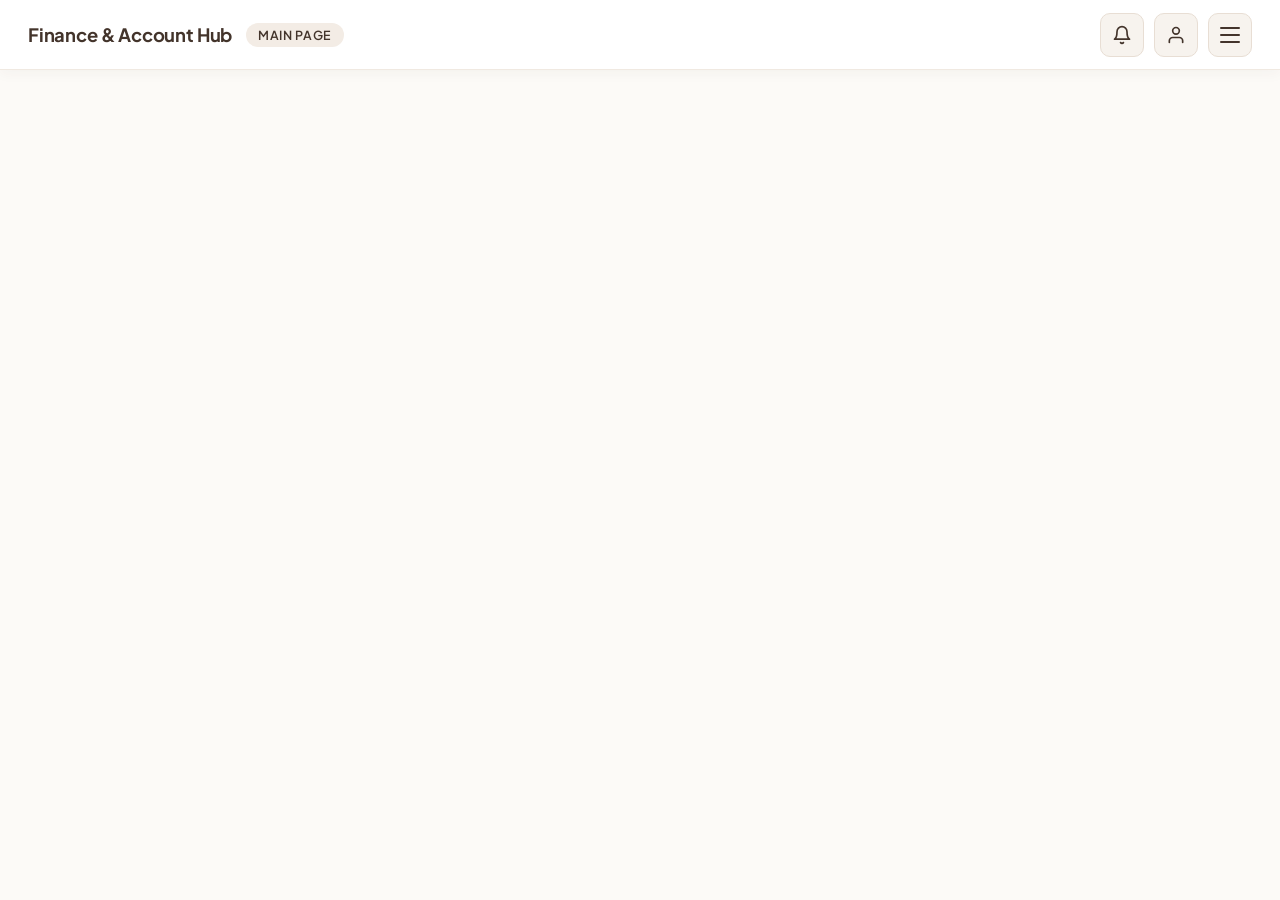
<file: index.html>
<!DOCTYPE html>
<html lang="en">
<head>
  <meta charset="UTF-8">
  <meta name="viewport" content="width=device-width, initial-scale=1.0">
  <title>Personal Finance & Management System</title>
  <!-- Google Fonts: Plus Jakarta Sans -->
  <link rel="preconnect" href="https://fonts.googleapis.com">
  <link rel="preconnect" href="https://fonts.gstatic.com" crossorigin>
  <link href="https://fonts.googleapis.com/css2?family=Plus+Jakarta+Sans:wght@400;500;600;700&display=swap" rel="stylesheet">
  <!-- External CSS -->
  <link rel="stylesheet" href="style.css">
</head>
<body>

  <!-- HEADER WITH ACTION ICONS & BURGER NAV -->
  <header class="top-nav">
    <div class="nav-brand">
      <span class="brand-title">Finance & Account Hub</span>
      <span class="brand-subtitle" id="current-view-label">Main Page</span>
    </div>

    <!-- Right Header Controls -->
    <div class="nav-actions">
      <!-- Notification Icon Button -->
      <button class="nav-icon-btn" id="notif-btn" data-view="notifications" aria-label="Notifications" title="Notifications">
        <svg xmlns="http://www.w3.org/2000/svg" viewBox="0 0 24 24" fill="none" stroke="currentColor" stroke-width="2" stroke-linecap="round" stroke-linejoin="round"><path d="M18 8A6 6 0 0 0 6 8c0 7-3 9-3 9h18s-3-2-3-9"></path><path d="M13.73 21a2 2 0 0 1-3.46 0"></path></svg>
      </button>

      <!-- Quick Profile Link Icon Button -->
      <button class="nav-icon-btn" id="header-profile-btn" data-view="profile" aria-label="Profile" title="Profile">
        <svg xmlns="http://www.w3.org/2000/svg" viewBox="0 0 24 24" fill="none" stroke="currentColor" stroke-width="2" stroke-linecap="round" stroke-linejoin="round"><path d="M20 21v-2a4 4 0 0 0-4-4H8a4 4 0 0 0-4 4v2"></path><circle cx="12" cy="7" r="4"></circle></svg>
      </button>

      <!-- Right-Side Burger Button -->
      <button class="burger-btn" id="burger-toggle" aria-label="Toggle Navigation Menu">
        <span class="burger-line"></span>
        <span class="burger-line"></span>
        <span class="burger-line"></span>
      </button>
    </div>
  </header>

  <!-- OVERLAY & RIGHT SLIDE-OUT DRAWER MENU -->
  <div class="nav-overlay" id="nav-overlay"></div>
  <nav class="side-drawer" id="side-drawer">
    <div class="drawer-header">
      <span class="drawer-title">Navigation</span>
      <button class="close-btn" id="drawer-close" aria-label="Close Menu">&times;</button>
    </div>

    <ul class="drawer-menu">
      <li class="menu-label">Main Modules</li>
      <li>
        <a href="#" class="menu-item active" data-view="main">
          <svg class="menu-icon" xmlns="http://www.w3.org/2000/svg" viewBox="0 0 24 24" fill="none" stroke="currentColor" stroke-width="2" stroke-linecap="round" stroke-linejoin="round"><rect x="3" y="3" width="7" height="9"></rect><rect x="14" y="3" width="7" height="5"></rect><rect x="14" y="12" width="7" height="9"></rect><rect x="3" y="16" width="7" height="5"></rect></svg>
          Main Page
        </a>
      </li>
      <li>
        <a href="#" class="menu-item" data-view="savings">
          <svg class="menu-icon" xmlns="http://www.w3.org/2000/svg" viewBox="0 0 24 24" fill="none" stroke="currentColor" stroke-width="2"><path d="M19 5c-1.5 0-2.8 1.4-3 2-3.5-1.5-11-.3-11 5 0 1.8 0 3 2 4.5V20h4v-2h3v2h4v-4c1-.5 1.7-1 2-2h2v-4h-2c0-1-.5-1.5-1-2h0V5z"></path></svg>
          Savings Tracker
        </a>
      </li>
      <li>
        <a href="#" class="menu-item" data-view="bills">
          <svg class="menu-icon" xmlns="http://www.w3.org/2000/svg" viewBox="0 0 24 24" fill="none" stroke="currentColor" stroke-width="2"><rect x="2" y="5" width="20" height="14" rx="2"></rect><line x1="2" y1="10" x2="22" y2="10"></line></svg>
          Pay Bills Tracker
        </a>
      </li>
      <li>
        <a href="#" class="menu-item" data-view="expenses">
          <svg class="menu-icon" xmlns="http://www.w3.org/2000/svg" viewBox="0 0 24 24" fill="none" stroke="currentColor" stroke-width="2"><line x1="12" y1="1" x2="12" y2="23"></line><path d="M17 5H9.5a3.5 3.5 0 0 0 0 7h5a3.5 3.5 0 0 1 0 7H6"></path></svg>
          Expenses Tracker
        </a>
      </li>

      <li class="menu-divider"></li>
      <li class="menu-label">Account</li>

      <li>
        <a href="#" class="menu-item" data-view="profile">
          <svg class="menu-icon" xmlns="http://www.w3.org/2000/svg" viewBox="0 0 24 24" fill="none" stroke="currentColor" stroke-width="2"><path d="M20 21v-2a4 4 0 0 0-4-4H8a4 4 0 0 0-4 4v2"></path><circle cx="12" cy="7" r="4"></circle></svg>
          Profile
        </a>
      </li>

      <li class="menu-divider"></li>
      <li class="menu-label">Support & Feedback</li>

      <li>
        <a href="#" class="menu-item" data-view="report">
          <svg class="menu-icon" xmlns="http://www.w3.org/2000/svg" viewBox="0 0 24 24" fill="none" stroke="currentColor" stroke-width="2"><path d="M10.29 3.86L1.82 18a2 2 0 0 0 1.71 3h16.94a2 2 0 0 0 1.71-3L13.71 3.86a2 2 0 0 0-3.42 0z"></path><line x1="12" y1="9" x2="12" y2="13"></line><line x1="12" y1="17" x2="12.01" y2="17"></line></svg>
          Report a Problem
        </a>
      </li>
      <li>
        <a href="#" class="menu-item" data-view="feedback">
          <svg class="menu-icon" xmlns="http://www.w3.org/2000/svg" viewBox="0 0 24 24" fill="none" stroke="currentColor" stroke-width="2"><path d="M21 15a2 2 0 0 1-2 2H7l-4 4V5a2 2 0 0 1 2-2h14a2 2 0 0 1 2 2z"></path></svg>
          Submit Feedback
        </a>
      </li>
      <li>
        <a href="#" class="menu-item" data-view="contact">
          <svg class="menu-icon" xmlns="http://www.w3.org/2000/svg" viewBox="0 0 24 24" fill="none" stroke="currentColor" stroke-width="2"><path d="M4 4h16c1.1 0 2 .9 2 2v12c0 1.1-.9 2-2 2H4c-1.1 0-2-.9-2-2V6c0-1.1.9-2 2-2z"></path><polyline points="22,6 12,13 2,6"></polyline></svg>
          Contact Us
        </a>
      </li>
    </ul>
  </nav>

  <!-- MAIN VIEWPORT CONTENT -->
  <main class="main-viewport">

    <!-- Embedded Savings Tracker View -->
    <div id="savings-view" class="view-container">
      <iframe src="ipon.html" title="Savings Tracker - Ipon Management System" class="tracker-iframe" style="width:100%; height:82vh; border:none; border-radius:var(--radius-lg);"></iframe>
    </div>

    <!-- Embedded Pay Bills Tracker View -->
    <div id="bills-view" class="view-container">
      <iframe src="bills.html" title="Pay Bills Tracker" class="tracker-iframe" style="width:100%; height:82vh; border:none; border-radius:var(--radius-lg);"></iframe>
    </div>
  </main>

  <script src="script.js"></script>
</body>
</html>
</file>
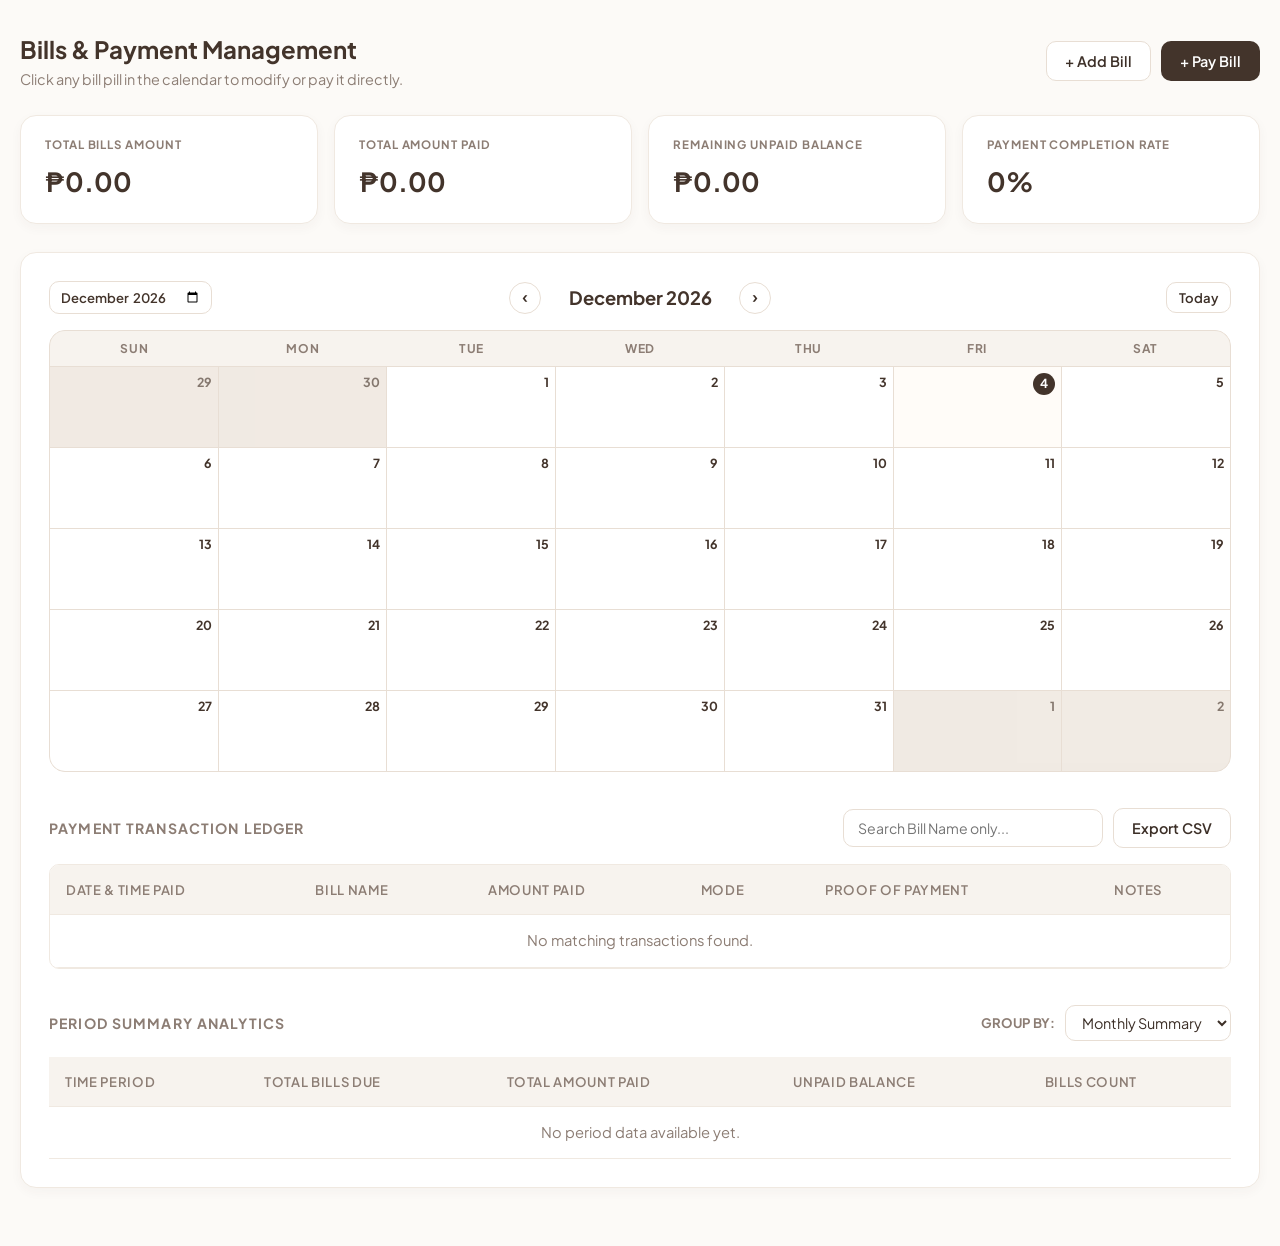
<file: bills.html>
<!DOCTYPE html>
<html lang="en">
<head>
  <meta charset="UTF-8">
  <meta name="viewport" content="width=device-width, initial-scale=1.0">
  <title>Payment Bills Tracker</title>
  <link rel="preconnect" href="https://fonts.googleapis.com">
  <link rel="preconnect" href="https://fonts.gstatic.com" crossorigin>
  <link href="https://fonts.googleapis.com/css2?family=Plus+Jakarta+Sans:wght@400;500;600;700&display=swap" rel="stylesheet">
  <link rel="stylesheet" href="bills.css">
</head>
<body>

  <!-- 2. HEADER CONTROLS -->
  <div class="header-controls">
    <div>
      <h2 style="font-size: 1.5rem; font-weight: 700; color: var(--primary);">Bills & Payment Management</h2>
      <p style="color: var(--text-muted); font-size: 0.9rem;">Click any bill pill in the calendar to modify or pay it directly.</p>
    </div>
    <div class="btn-group">
      <button class="btn btn-secondary" onclick="showAddBillForm()">+ Add Bill</button>
      <button class="btn btn-primary" onclick="showPayBillForm()">+ Pay Bill</button>
    </div>
  </div>
  <!-- 1. ANALYTICS DASHBOARD -->
  <div class="analytics-top">
    <div class="stat-card">
      <div class="label">Total Bills Amount</div>
      <div class="value" id="stat-total-bills">₱0.00</div>
    </div>
    <div class="stat-card">
      <div class="label">Total Amount Paid</div>
      <div class="value" id="stat-total-paid">₱0.00</div>
    </div>
    <div class="stat-card">
      <div class="label">Remaining Unpaid Balance</div>
      <div class="value" id="stat-total-unpaid">₱0.00</div>
    </div>
    <div class="stat-card">
      <div class="label">Payment Completion Rate</div>
      <div class="value" id="stat-completion-rate">0%</div>
    </div>
  </div>
  
  <!-- 3. ADD BILL FORM -->
  <div id="add-bill-section" class="card hidden">
    <div class="card-header">
      <h3 style="font-size: 1.25rem; font-weight: 700; color: var(--primary);">Add New Bill</h3>
    </div>
    <form id="add-bill-form" onsubmit="saveBill(event)">
      <div class="form-grid">
        <div class="form-group">
          <label>Bill Name</label>
          <input type="text" id="bill-name" placeholder="e.g., Meralco Electricity, PLDT Fiber" required>
        </div>
        <div class="form-group">
          <label>Amount (₱)</label>
          <input type="number" id="bill-amount" placeholder="2500" min="0.01" step="0.01" required>
        </div>
        <div class="form-group">
          <label>Mode of Payment</label>
          <select id="bill-mode" required>
            <option value="Cash">Cash</option>
            <option value="GCash">GCash</option>
            <option value="Maya">Maya</option>
            <option value="Bank Transfer">Bank Transfer</option>
            <option value="Credit Card">Credit Card</option>
          </select>
        </div>
        <div class="form-group">
          <label>Frequency</label>
          <select id="bill-frequency" onchange="toggleReminderFields('bill')" required>
            <option value="One-time">One-time</option>
            <option value="Monthly">Monthly</option>
            <option value="Weekly">Weekly</option>
            <option value="Annual">Annual</option>
          </select>
        </div>
        <div class="form-group">
          <label>First / Next Due Date</label>
          <input type="date" id="bill-due-date" required>
        </div>

        <!-- Reminder: shape depends on frequency -->
        <div class="form-group hidden" id="bill-reminder-none-group">
          <label>Reminder <span class="optional-label">(Not applicable)</span></label>
          <input type="text" value="One-time bills use the due date above — no separate reminder needed." disabled>
        </div>
        <div class="form-group hidden" id="bill-reminder-monthly-group">
          <label>Reminder — Day of Month</label>
          <input type="number" id="bill-reminder-day-month" min="1" max="31" placeholder="e.g., 5">
        </div>
        <div class="form-group hidden" id="bill-reminder-weekly-group">
          <label>Reminder — Day of Week</label>
          <select id="bill-reminder-weekday">
            <option value="0">Sunday</option>
            <option value="1">Monday</option>
            <option value="2">Tuesday</option>
            <option value="3">Wednesday</option>
            <option value="4">Thursday</option>
            <option value="5">Friday</option>
            <option value="6">Saturday</option>
          </select>
        </div>
        <div class="form-group hidden" id="bill-reminder-annual-group">
          <label>Reminder — Month & Day</label>
          <div class="reminder-row">
            <select id="bill-reminder-month">
              <option value="1">January</option><option value="2">February</option><option value="3">March</option>
              <option value="4">April</option><option value="5">May</option><option value="6">June</option>
              <option value="7">July</option><option value="8">August</option><option value="9">September</option>
              <option value="10">October</option><option value="11">November</option><option value="12">December</option>
            </select>
            <select id="bill-reminder-day-annual"></select>
          </div>
        </div>

        <div class="form-group full-width">
          <label>Notes <span class="optional-label">(Optional)</span></label>
          <textarea id="bill-notes" rows="2" placeholder="Account numbers, references, or specific instructions."></textarea>
        </div>
      </div>
      <div style="margin-top: 14px; display: flex; gap: 10px;">
        <button type="submit" class="btn btn-success">Save Bill</button>
        <button type="button" class="btn btn-secondary" onclick="hideAddBillForm()">Cancel</button>
      </div>
    </form>
  </div>

  <!-- 4. EDIT BILL FORM -->
  <div id="edit-bill-section" class="card hidden">
    <div class="card-header">
      <h3 style="font-size: 1.25rem; font-weight: 700; color: var(--primary);">Modify Bill Parameters</h3>
    </div>
    <form id="edit-bill-form" onsubmit="updateBill(event)">
      <input type="hidden" id="edit-bill-id">
      <div class="form-grid">
        <div class="form-group">
          <label>Bill Name</label>
          <input type="text" id="edit-name" required>
        </div>
        <div class="form-group">
          <label>Amount (₱)</label>
          <input type="number" id="edit-amount" min="0.01" step="0.01" required>
        </div>
        <div class="form-group">
          <label>Mode of Payment</label>
          <select id="edit-mode" required>
            <option value="Cash">Cash</option>
            <option value="GCash">GCash</option>
            <option value="Maya">Maya</option>
            <option value="Bank Transfer">Bank Transfer</option>
            <option value="Credit Card">Credit Card</option>
          </select>
        </div>
        <div class="form-group">
          <label>Frequency</label>
          <select id="edit-frequency" onchange="toggleReminderFields('edit')" required>
            <option value="One-time">One-time</option>
            <option value="Monthly">Monthly</option>
            <option value="Weekly">Weekly</option>
            <option value="Annual">Annual</option>
          </select>
        </div>
        <div class="form-group">
          <label>Next Due Date</label>
          <input type="date" id="edit-due-date" required>
        </div>

        <!-- Reminder: shape depends on frequency -->
        <div class="form-group hidden" id="edit-reminder-none-group">
          <label>Reminder <span class="optional-label">(Not applicable)</span></label>
          <input type="text" value="One-time bills use the due date above — no separate reminder needed." disabled>
        </div>
        <div class="form-group hidden" id="edit-reminder-monthly-group">
          <label>Reminder — Day of Month</label>
          <input type="number" id="edit-reminder-day-month" min="1" max="31" placeholder="e.g., 5">
        </div>
        <div class="form-group hidden" id="edit-reminder-weekly-group">
          <label>Reminder — Day of Week</label>
          <select id="edit-reminder-weekday">
            <option value="0">Sunday</option>
            <option value="1">Monday</option>
            <option value="2">Tuesday</option>
            <option value="3">Wednesday</option>
            <option value="4">Thursday</option>
            <option value="5">Friday</option>
            <option value="6">Saturday</option>
          </select>
        </div>
        <div class="form-group hidden" id="edit-reminder-annual-group">
          <label>Reminder — Month & Day</label>
          <div class="reminder-row">
            <select id="edit-reminder-month">
              <option value="1">January</option><option value="2">February</option><option value="3">March</option>
              <option value="4">April</option><option value="5">May</option><option value="6">June</option>
              <option value="7">July</option><option value="8">August</option><option value="9">September</option>
              <option value="10">October</option><option value="11">November</option><option value="12">December</option>
            </select>
            <select id="edit-reminder-day-annual"></select>
          </div>
        </div>

        <div class="form-group full-width">
          <label>Notes</label>
          <textarea id="edit-notes" rows="2"></textarea>
        </div>
      </div>
      <div style="margin-top: 14px; display: flex; gap: 10px;">
        <button type="submit" class="btn btn-primary">Save Changes</button>
        <button type="button" class="btn btn-secondary" onclick="hideEditBillForm()">Cancel</button>
      </div>
    </form>
  </div>

  <!-- 5. PAY BILL FORM -->
  <div id="pay-bill-section" class="card hidden">
    <div class="card-header">
      <h3 style="font-size: 1.25rem; font-weight: 700; color: var(--primary);">Record Bill Payment</h3>
    </div>
    <form id="pay-bill-form" onsubmit="recordPayment(event)">
      <input type="hidden" id="pay-target-instance" value="">
      <div class="form-grid">
        <div class="form-group full-width">
          <label>Select Bill to Pay</label>
          <div class="bill-picker" id="bill-picker">
            <button type="button" class="bill-picker-trigger" id="pay-bill-trigger" onclick="toggleBillPicker(event)">
              <span class="bill-picker-placeholder" id="pay-bill-trigger-text">Choose a bill...</span>
              <svg class="bill-picker-chevron" width="16" height="16" viewBox="0 0 24 24" fill="none" stroke="currentColor" stroke-width="2" stroke-linecap="round" stroke-linejoin="round"><polyline points="6 9 12 15 18 9"></polyline></svg>
            </button>
            <div class="bill-picker-panel hidden" id="pay-bill-panel"></div>
            <input type="hidden" id="pay-bill-select" value="">
          </div>
        </div>
        <div class="form-group full-width">
          <div id="pay-instance-info" class="info-box hidden"></div>
        </div>
        <div class="form-group">
          <label>Amount Paid (₱)</label>
          <input type="number" id="pay-amount" min="0.01" step="0.01" disabled required>
        </div>
        <div class="form-group">
          <label>Date & Time Paid</label>
          <input type="datetime-local" id="pay-timestamp" required>
        </div>
        <div class="form-group">
          <label>Proof of Payment File <span class="optional-label">(Receipt / Screenshot)</span></label>
          <input type="file" id="pay-proof" accept="image/*,.pdf">
        </div>
        <div class="form-group full-width">
          <label>Payment Notes <span class="optional-label">(Optional)</span></label>
          <textarea id="pay-notes" rows="2" placeholder="Transaction reference number, remarks..."></textarea>
        </div>
      </div>
      <div style="margin-top: 14px; display: flex; gap: 10px;">
        <button type="submit" id="pay-submit-btn" class="btn btn-success" disabled>Submit Payment</button>
        <button type="button" class="btn btn-secondary" onclick="hidePayBillForm()">Cancel</button>
      </div>
    </form>
  </div>

  <!-- 6. COMPACT CALENDAR MONTHLY GRID WITH MONTH PICKER -->
  <div class="card">
    <div class="calendar-header calendar-header-v2">
      <div class="calendar-nav-side">
        <input type="month" id="calendar-month-picker" class="form-control" onchange="onMonthPickerChange(this.value)" title="Jump to a specific month & year" />
      </div>
      <div class="calendar-nav-main">
        <button type="button" class="btn btn-secondary calendar-arrow-btn" onclick="changeMonth(-1)" aria-label="Previous month">&#8249;</button>
        <div class="calendar-month-label" id="calendar-month-label">Month Year</div>
        <button type="button" class="btn btn-secondary calendar-arrow-btn" onclick="changeMonth(1)" aria-label="Next month">&#8250;</button>
      </div>
      <div class="calendar-nav-side align-end">
        <button type="button" class="btn btn-sm btn-secondary" onclick="goToToday()">Today</button>
      </div>
    </div>

    <div class="calendar-container">
      <div class="calendar-days-header">
        <div>Sun</div>
        <div>Mon</div>
        <div>Tue</div>
        <div>Wed</div>
        <div>Thu</div>
        <div>Fri</div>
        <div>Sat</div>
      </div>
      <div id="calendar-grid-month" class="calendar-grid-month">
        <!-- Cells generated by JS -->
      </div>
    </div>

    <!-- TRANSACTION LEDGER WITH BILL NAME SEARCH -->
    <div class="section-header">
      <div class="section-title">Payment Transaction Ledger</div>
      <div style="display: flex; gap: 10px; align-items: center; flex-wrap: wrap;">
        <input type="text" id="ledger-search" class="search-bar" placeholder="Search Bill Name only..." oninput="renderLedger()">
        <button type="button" class="btn btn-secondary" onclick="exportLedgerCSV()">Export CSV</button>
      </div>
    </div>
    <div class="table-scroll">
      <table class="table">
        <thead>
          <tr>
            <th>Date & Time Paid</th>
            <th>Bill Name</th>
            <th>Amount Paid</th>
            <th>Mode</th>
            <th>Proof of Payment</th>
            <th>Notes</th>
          </tr>
        </thead>
        <tbody id="ledger-rows">
          <tr>
            <td colspan="6" style="text-align: center; color: var(--text-muted);">No payment transactions logged yet.</td>
          </tr>
        </tbody>
      </table>
    </div>

    <!-- PERIOD SUMMARY ANALYTICS -->
    <div class="section-header">
      <div class="section-title">Period Summary Analytics</div>
      <div style="display: flex; align-items: center; gap: 10px;">
        <label for="summary-period-selector" style="font-size: 0.82rem; font-weight: 700; color: var(--text-muted); text-transform: uppercase;">Group By:</label>
        <select id="summary-period-selector" onchange="renderPeriodSummary()" style="padding: 7px 12px;">
          <option value="monthly">Monthly Summary</option>
          <option value="weekly">Weekly Summary</option>
        </select>
      </div>
    </div>
    <table class="table">
      <thead>
        <tr>
          <th>Time Period</th>
          <th>Total Bills Due</th>
          <th>Total Amount Paid</th>
          <th>Unpaid Balance</th>
          <th>Bills Count</th>
        </tr>
      </thead>
      <tbody id="summary-rows">
        <tr>
          <td colspan="5" style="text-align: center; color: var(--text-muted);">No period data available yet.</td>
        </tr>
      </tbody>
    </table>

  </div>

  <!-- 7. CLICK-TO-ACTION CARD MODAL -->
  <div id="bill-action-modal" class="modal-overlay hidden">
    <div class="modal-content">
      <div class="modal-title" id="modal-bill-title">Bill Name</div>
      
      <div class="modal-details-row">
        <span style="color: var(--text-muted);">Amount Due:</span>
        <strong id="modal-bill-amount" style="color: var(--primary);">₱0.00</strong>
      </div>
      <div class="modal-details-row">
        <span style="color: var(--text-muted);">Due Date:</span>
        <strong id="modal-bill-due"></strong>
      </div>
      <div class="modal-details-row">
        <span style="color: var(--text-muted);">Reminder:</span>
        <strong id="modal-bill-reminder"></strong>
      </div>
      <div class="modal-details-row">
        <span style="color: var(--text-muted);">Frequency & Mode:</span>
        <strong id="modal-bill-frequency"></strong>
      </div>
      <div class="modal-details-row">
        <span style="color: var(--text-muted);">Payment Status:</span>
        <span id="modal-bill-status" class="badge">Pending</span>
      </div>
      <div class="modal-details-row" style="flex-direction: column; gap: 4px;">
        <span style="color: var(--text-muted);">Notes:</span>
        <span id="modal-bill-notes" style="font-size: 0.88rem;">—</span>
      </div>

      <div style="margin-top: 24px; display: flex; justify-content: flex-end; gap: 10px; flex-wrap: wrap;">
        <button type="button" class="btn btn-secondary" onclick="closeActionModal()">Close</button>
        <button type="button" class="btn btn-secondary" onclick="openModifyFromModal()">Modify / Edit</button>
        <button type="button" id="modal-pay-btn" class="btn btn-success" onclick="openPayFromModal()">Pay This Bill</button>
      </div>
    </div>
  </div>

  <script src="bills.js"></script>
</body>
</html>
</file>
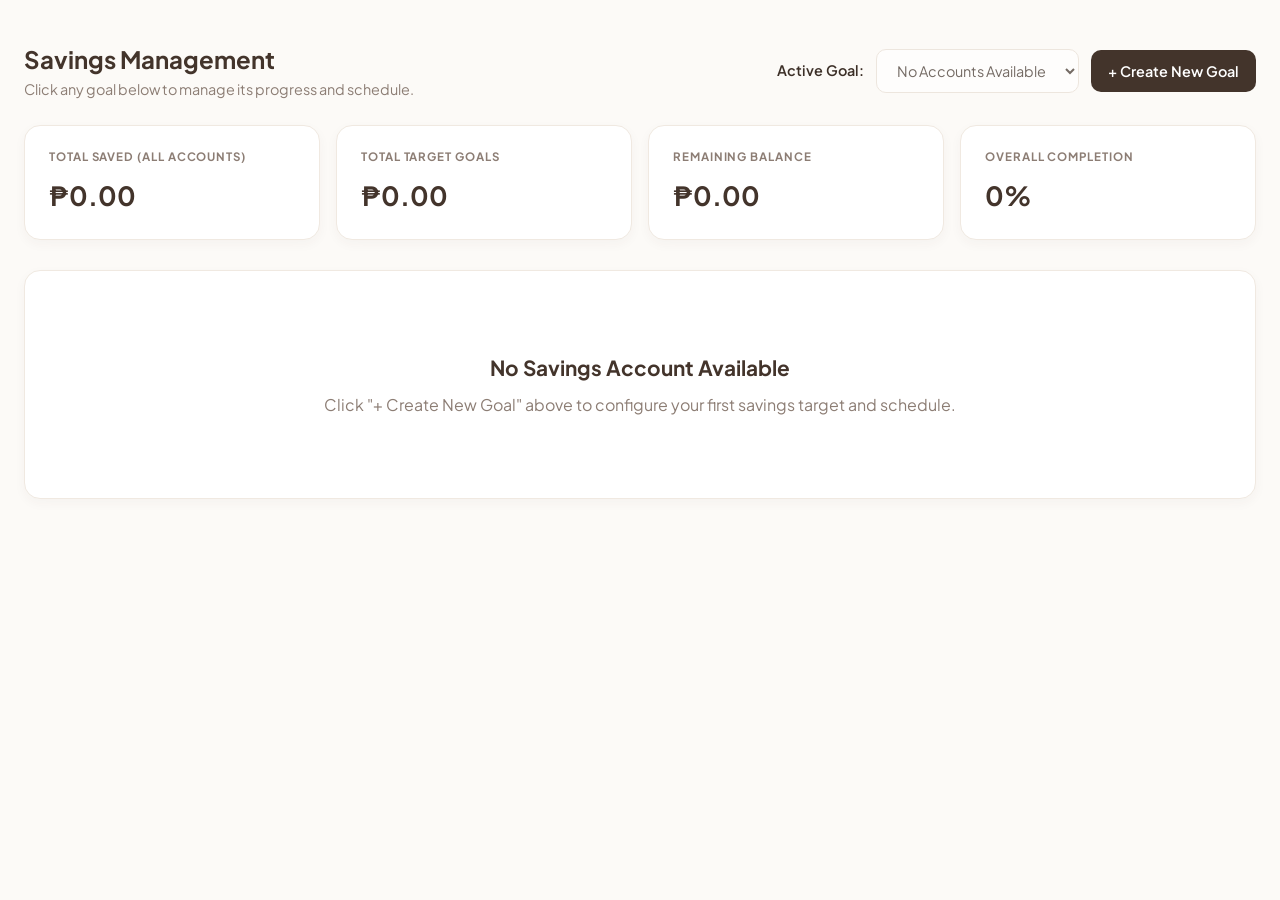
<file: ipon.html>
<!DOCTYPE html>
<html lang="en">
<head>
  <meta charset="UTF-8">
  <meta name="viewport" content="width=device-width, initial-scale=1.0">
  <title>Savings Management System - Ipon Tracker</title>
  <!-- Google Fonts: Plus Jakarta Sans -->
  <link rel="preconnect" href="https://fonts.googleapis.com">
  <link rel="preconnect" href="https://fonts.gstatic.com" crossorigin>
  <link href="https://fonts.googleapis.com/css2?family=Plus+Jakarta+Sans:wght@400;500;600;700&display=swap" rel="stylesheet">
  <!-- External CSS -->
  <link rel="stylesheet" href="ipon.css">
</head>
<body>

    <!-- 2. HEADER CONTROLS -->
  <div class="header-controls">
    <div>
      <h2 style="font-size: 1.5rem; font-weight: 700; color: var(--primary);">Savings Management</h2>
      <p style="color: var(--text-muted); font-size: 0.9rem;">Click any goal below to manage its progress and schedule.</p>
    </div>
    <div class="selector-group">
      <label for="goal-selector" style="font-weight: 600; font-size: 0.9rem; white-space: nowrap;">Active Goal:</label>
      <select id="goal-selector" onchange="switchGoal()">
        <option value="">No Account Selected</option>
      </select>
      <button class="btn btn-primary" onclick="showCreateForm()">+ Create New Goal</button>
    </div>
  </div>

  <!-- 1. TOP ANALYTICS DASHBOARD -->
  <div class="analytics-top">
    <div class="stat-card">
      <div class="label">Total Saved (All Accounts)</div>
      <div class="value" id="stat-total-saved">₱0.00</div>
    </div>
    <div class="stat-card">
      <div class="label">Total Target Goals</div>
      <div class="value" id="stat-total-target">₱0.00</div>
    </div>
    <div class="stat-card">
      <div class="label">Remaining Balance</div>
      <div class="value" id="stat-total-remaining">₱0.00</div>
    </div>
    <div class="stat-card">
      <div class="label">Overall Completion</div>
      <div class="value" id="stat-overall-progress">0%</div>
    </div>
  </div>

  <!-- 3. CREATE NEW GOAL FORM -->
  <div id="create-goal-section" class="card hidden">
    <div class="card-header">
      <h3 style="font-size: 1.25rem; font-weight: 700; color: var(--primary);">Create Savings Account</h3>
    </div>
    <form id="new-goal-form" onsubmit="saveNewGoal(event)">
      <div class="form-grid">
        <div class="form-group">
          <label>Goal Name</label>
          <input type="text" id="create-name" placeholder="e.g., Monthly Ipon" required>
        </div>
        <div class="form-group">
          <label>Target Amount (₱)</label>
          <input type="number" id="create-target" placeholder="1000" min="1" step="0.01" oninput="updateSuggestion('create')" required>
        </div>
        <div class="form-group full-width">
          <label>Description (Optional)</label>
          <textarea id="create-description" rows="2" placeholder="Brief notes or purpose of this savings."></textarea>
        </div>
        <div class="form-group">
          <label>Start Date</label>
          <input type="date" id="create-start" onchange="updateSuggestion('create')" required>
        </div>
        <div class="form-group">
          <label>Target End Date <span class="optional-label">(Optional for Endless Savings)</span></label>
          <input type="date" id="create-end" onchange="updateSuggestion('create')">
        </div>
        
        <!-- Schedule Interval & Default Saving Amount -->
        <div class="form-group">
          <label>Savings Schedule Interval</label>
          <select id="create-interval" onchange="toggleIntervalField('create'); updateSuggestion('create');">
            <option value="everyday">Everyday (7 Days/Week)</option>
            <option value="weekdays">Weekdays Only (Mon–Fri)</option>
            <option value="days_per_week">Custom Days per Week</option>
            <option value="weekly">Weekly</option>
            <option value="monthly">Monthly</option>
            <option value="custom">Day Interval (Every N Days)</option>
          </select>
        </div>
        <div class="form-group">
          <label>Default Saving Amount (₱)</label>
          <input type="number" id="create-deposit" placeholder="500" min="0.1" step="0.1" required>
        </div>

        <!-- Custom Days per Week -->
        <div class="form-group full-width hidden" id="create-weekly-days-group">
          <label>How Many Days per Week?</label>
          <input type="number" id="create-days-per-week" placeholder="3" min="1" max="7" value="3" oninput="updateSuggestion('create')">
        </div>

        <!-- Custom Day Interval (Every N Days) -->
        <div class="form-group full-width hidden" id="create-custom-group">
          <label>Interval Days (Every N Days)</label>
          <input type="number" id="create-custom-days" placeholder="3" min="1" value="3" oninput="updateSuggestion('create')">
        </div>

        <!-- Smart Suggestion Box -->
        <div class="form-group full-width">
          <div id="create-suggestion-box" class="suggestion-box hidden">
            <div class="suggestion-content">
              <svg class="suggestion-icon" xmlns="http://www.w3.org/2000/svg" viewBox="0 0 24 24" fill="none" stroke="currentColor" stroke-width="2" stroke-linecap="round" stroke-linejoin="round">
                <path d="M15 14c.2-1 .7-1.7 1.5-2.5 1-.9 1.5-2.2 1.5-3.5A6 6 0 0 0 6 8c0 1.3.5 2.6 1.5 3.5.8.8 1.3 1.5 1.5 2.5"></path>
                <path d="M9 18h6"></path>
                <path d="M10 22h4"></path>
              </svg>
              <span id="create-suggestion-text"></span>
            </div>
            <button type="button" class="btn-suggestion" id="create-suggestion-btn" onclick="applySuggestion('create')">Use Suggested Amount</button>
          </div>
        </div>
      </div>
      <div style="margin-top: 12px; display: flex; gap: 10px;">
        <button type="submit" class="btn btn-success">Save Account</button>
        <button type="button" class="btn btn-secondary" onclick="hideCreateForm()">Cancel</button>
      </div>
    </form>
  </div>

  <!-- 4. EDIT ACTIVE GOAL FORM -->
  <div id="edit-goal-section" class="card hidden">
    <div class="card-header">
      <h3 style="font-size: 1.25rem; font-weight: 700; color: var(--primary);">Edit Goal Parameters</h3>
    </div>
    <form id="edit-goal-form" onsubmit="updateGoalSettings(event)">
      <div class="form-grid">
        <div class="form-group">
          <label>Goal Name</label>
          <input type="text" id="edit-name" required>
        </div>
        <div class="form-group">
          <label>Target Amount (₱)</label>
          <input type="number" id="edit-target" min="1" step="0.01" oninput="updateSuggestion('edit')" required>
        </div>
        <div class="form-group full-width">
          <label>Description (Optional)</label>
          <textarea id="edit-description" rows="2"></textarea>
        </div>
        <div class="form-group">
          <label>Start Date</label>
          <input type="date" id="edit-start" onchange="updateSuggestion('edit')" required>
        </div>
        <div class="form-group">
          <label>Target End Date <span class="optional-label"> (Optional for Endless Savings)</span></label>
          <input type="date" id="edit-end" onchange="updateSuggestion('edit')">
        </div>

        <div class="form-group">
          <label>Savings Schedule Interval</label>
          <select id="edit-interval" onchange="toggleIntervalField('edit'); updateSuggestion('edit');">
            <option value="everyday">Everyday (7 Days/Week)</option>
            <option value="weekdays">Weekdays Only (Mon–Fri)</option>
            <option value="days_per_week">Custom Days per Week</option>
            <option value="weekly">Weekly</option>
            <option value="monthly">Monthly</option>
            <option value="custom">Day Interval (Every N Days)</option>
          </select>
        </div>
        <div class="form-group">
          <label>Default Saving Amount (₱)</label>
          <input type="number" id="edit-deposit" min="0.1" step="0.1" required>
        </div>

        <!-- Custom Days per Week -->
        <div class="form-group full-width hidden" id="edit-weekly-days-group">
          <label>How Many Days per Week?</label>
          <input type="number" id="edit-days-per-week" min="1" max="7" oninput="updateSuggestion('edit')">
        </div>

        <!-- Custom Day Interval -->
        <div class="form-group full-width hidden" id="edit-custom-group">
          <label>Interval Days (Every N Days)</label>
          <input type="number" id="edit-custom-days" min="1" oninput="updateSuggestion('edit')">
        </div>

        <!-- Smart Suggestion Box -->
        <div class="form-group full-width">
          <div id="edit-suggestion-box" class="suggestion-box hidden">
            <div class="suggestion-content">
              <svg class="suggestion-icon" xmlns="http://www.w3.org/2000/svg" viewBox="0 0 24 24" fill="none" stroke="currentColor" stroke-width="2" stroke-linecap="round" stroke-linejoin="round">
                <path d="M15 14c.2-1 .7-1.7 1.5-2.5 1-.9 1.5-2.2 1.5-3.5A6 6 0 0 0 6 8c0 1.3.5 2.6 1.5 3.5.8.8 1.3 1.5 1.5 2.5"></path>
                <path d="M9 18h6"></path>
                <path d="M10 22h4"></path>
              </svg>
              <span id="edit-suggestion-text"></span>
            </div>
            <button type="button" class="btn-suggestion" id="edit-suggestion-btn" onclick="applySuggestion('edit')">Use Suggested Amount</button>
          </div>
        </div>
      </div>
      <div style="margin-top: 12px; display: flex; gap: 10px;">
        <button type="submit" class="btn btn-primary">Update Changes</button>
        <button type="button" class="btn btn-secondary" onclick="hideEditForm()">Cancel</button>
      </div>
    </form>
  </div>

  <!-- 5. ACTIVE GOAL DASHBOARD -->
  <div id="active-goal-section" class="card">
    <div id="empty-dashboard" class="empty-state">
      <h3 style="margin-bottom: 8px; color: var(--primary); font-size: 1.3rem;">No Savings Account Available</h3>
      <p>Click "+ Create New Goal" above to configure your first savings target and schedule.</p>
    </div>

    <div id="active-dashboard-content" class="hidden">
      <div class="card-header">
        <div>
          <h2 id="display-goal-name" style="font-size: 1.5rem; font-weight: 700; color: var(--primary);">Goal Name</h2>
          <p id="display-description" style="color: var(--text-muted); font-size: 0.92rem; margin-top: 4px;"></p>
          <div style="margin-top: 10px; display: flex; gap: 8px; flex-wrap: wrap;">
            <span id="display-interval-badge" class="badge">Everyday</span>
            <span id="display-status-badge" class="badge hidden">Status</span>
            <span id="display-date-range" class="badge" style="background: var(--accent-light); color: var(--primary);">Range: -- to --</span>
          </div>
        </div>
        <button class="btn btn-secondary" onclick="showEditForm()">Edit Parameters</button>
      </div>

      <!-- Financial & Timeline Metrics Grid -->
      <div class="grid-4">
        <div class="metric-box">
          <div class="label">Target Amount</div>
          <div class="num" id="display-target">₱0.00</div>
        </div>
        <div class="metric-box">
          <div class="label">Total Amount Saved</div>
          <div class="num" id="display-saved" style="color: var(--success);">₱0.00</div>
        </div>
        <div class="metric-box">
          <div class="label">Remaining Balance</div>
          <div class="num" id="display-remaining">₱0.00</div>
        </div>
        <div class="metric-box">
          <div class="label">Time Remaining</div>
          <div class="num" id="display-days-left">0 Days</div>
        </div>
      </div>

      <!-- Progress Section -->
      <div style="display: flex; justify-content: space-between; font-weight: 600; font-size: 0.88rem; color: var(--text);">
        <span>Completion Progress</span>
        <span id="display-progress-pct">0%</span>
      </div>
      <div class="progress-container">
        <div class="progress-bar" id="display-progress-bar"></div>
      </div>

      <!-- Active Editable Deposit & Withdrawal Box -->
      <div id="active-transaction-box" class="transaction-box">
        <div>
          <strong style="display: block; font-size: 0.98rem; color: var(--primary);">Record Transaction</strong>
          <span style="font-size: 0.82rem; color: var(--text-muted);">Adjust amount below. Cannot exceed remaining target balance.</span>
        </div>
        <div class="transaction-controls">
          <input type="number" id="current-transaction-input" step="0.1" min="0.1" style="width: 140px;" placeholder="Amount">
          <button class="btn btn-success" onclick="addTransaction('deposit')">Deposit</button>
          <button class="btn btn-danger" onclick="addTransaction('withdraw')">Withdraw</button>
        </div>
      </div>

      <!-- Accomplished Banner (No Emoji, Formal SVG Icon) -->
      <div id="accomplished-banner-box" class="accomplished-banner hidden">
        <div class="banner-content">
          <svg class="banner-icon" xmlns="http://www.w3.org/2000/svg" viewBox="0 0 24 24" fill="none" stroke="currentColor" stroke-width="2" stroke-linecap="round" stroke-linejoin="round">
            <path d="M12 22s8-4 8-10V5l-8-3-8 3v7c0 6 8 10 8 10z"></path>
            <path d="m9 12 2 2 4-4"></path>
          </svg>
          <div>
            <strong style="display: block; font-size: 1.05rem; color: var(--success); margin-bottom: 2px;">Goal Accomplished! Account Closed.</strong>
            <span style="font-size: 0.88rem; color: var(--text);">You have completed this savings target! To keep saving, start a new ipon goal.</span>
          </div>
        </div>
        <button class="btn btn-primary" onclick="showCreateForm()"> + Create Another Ipon</button>
      </div>

      <!-- 1. SAVINGS SCHEDULE CALENDAR -->
      <div class="section-header">
        <div class="section-title">Savings Schedule Calendar</div>
        <div id="calendar-pager" class="calendar-pager hidden">
          <button type="button" id="calendar-prev-btn" class="btn btn-secondary calendar-pager-btn" onclick="changeCalendarPage(-1)" aria-label="Previous period">&#8249;</button>
          <span id="calendar-pager-label" class="calendar-pager-label"></span>
          <button type="button" id="calendar-next-btn" class="btn btn-secondary calendar-pager-btn" onclick="changeCalendarPage(1)" aria-label="Next period">&#8250;</button>
        </div>
      </div>
      <div id="schedule-calendar-grid" class="calendar-grid">
        <!-- Dynamically populated slots -->
      </div>

      <!-- 2. TRANSACTION LEDGER -->
      <div class="section-header">
        <div class="section-title">Transaction Ledger</div>
        <button type="button" class="btn btn-secondary" onclick="exportLedgerCSV()">
          <svg xmlns="http://www.w3.org/2000/svg" width="15" height="15" viewBox="0 0 24 24" fill="none" stroke="currentColor" stroke-width="2" stroke-linecap="round" stroke-linejoin="round"><path d="M21 15v4a2 2 0 0 1-2 2H5a2 2 0 0 1-2-2v-4"></path><polyline points="7 10 12 15 17 10"></polyline><line x1="12" y1="15" x2="12" y2="3"></line></svg>
          Export CSV
        </button>
      </div>
      <div class="table-scroll">
        <table class="table">
          <thead>
            <tr>
              <th>Timestamp Recorded</th>
              <th>Type</th>
              <th>Amount</th>
              <th>Remaining Balance</th>
            </tr>
          </thead>
          <tbody id="display-history-rows">
            <tr>
              <td colspan="4" style="text-align: center; color: var(--text-muted);">No transactions recorded yet.</td>
            </tr>
          </tbody>
        </table>
      </div>

      <!-- 3. SUMMARY ANALYTICS -->
      <div class="section-header">
        <div class="section-title">Period Summary Analytics</div>
        <div class="selector-group">
          <label for="summary-period-selector" style="font-size: 0.82rem; font-weight: 700; color: var(--text-muted); text-transform: uppercase;">Group By:</label>
          <select id="summary-period-selector" onchange="renderAnalyticsSummary()" style="padding: 7px 12px;">
            <option value="monthly">Monthly Summary</option>
            <option value="weekly">Weekly Summary</option>
          </select>
        </div>
      </div>
      <table class="table">
        <thead>
          <tr>
            <th>Time Period</th>
            <th>Total Deposited</th>
            <th>Total Withdrawn</th>
            <th>Net Saved</th>
            <th>Transactions</th>
          </tr>
        </thead>
        <tbody id="display-summary-rows">
          <tr>
            <td colspan="5" style="text-align: center; color: var(--text-muted);">No transaction analytics available yet.</td>
          </tr>
        </tbody>
      </table>
    </div>
  </div>

  <!-- External JavaScript -->
  <script src="ipon.js"></script>
</body>
</html>
</file>
<file: style.css>
:root {
  /* Cozy Pastel Brown Palette */
  --bg: #fcfaf7;
  --card-bg: #ffffff;
  --card-alt: #f7f3ee;
  --primary: #43342b;          /* Dark Espresso */
  --primary-hover: #2d231d;
  --accent: #a58774;           /* Warm Pastel Mocha */
  --accent-hover: #8e715f;
  --accent-light: #f3ece5;     /* Soft Latte Beige */
  --text: #3c2f27;             /* Deep Roasted Brown */
  --text-muted: #8c7d74;       /* Cappuccino Gray */
  --border: #e8ded4;
  --border-light: #f0e9e1;

  --shadow-sm: 0 4px 12px rgba(67, 52, 43, 0.04);
  --shadow-md: 0 10px 30px rgba(67, 52, 43, 0.08);
  --radius-lg: 16px;
  --radius-md: 10px;
}

* {
  box-sizing: border-box;
  margin: 0;
  padding: 0;
  font-family: 'Plus Jakarta Sans', -apple-system, BlinkMacSystemFont, sans-serif;
}

body {
  background-color: var(--bg);
  color: var(--text);
  min-height: 100vh;
  display: flex;
  flex-direction: column;
  -webkit-font-smoothing: antialiased;
}

/* TOP NAVIGATION BAR */
.top-nav {
  background: var(--card-bg);
  border-bottom: 1px solid var(--border-light);
  height: 70px;
  padding: 0 28px;
  display: flex;
  justify-content: space-between;
  align-items: center;
  position: sticky;
  top: 0;
  z-index: 100;
  box-shadow: var(--shadow-sm);
}

.nav-brand {
  display: flex;
  align-items: center;
  gap: 14px;
}

.brand-title {
  font-size: 1.15rem;
  font-weight: 700;
  color: var(--primary);
  letter-spacing: -0.01em;
}

.brand-subtitle {
  font-size: 0.78rem;
  font-weight: 600;
  color: var(--primary);
  background: var(--accent-light);
  padding: 4px 12px;
  border-radius: 99px;
  text-transform: uppercase;
  letter-spacing: 0.05em;
}

/* HEADER ACTION BUTTONS */
.nav-actions {
  display: flex;
  align-items: center;
  gap: 10px;
}

.nav-icon-btn {
  background: var(--card-alt);
  border: 1px solid var(--border);
  border-radius: var(--radius-md);
  width: 44px;
  height: 44px;
  display: flex;
  justify-content: center;
  align-items: center;
  cursor: pointer;
  color: var(--primary);
  transition: all 0.2s ease;
}

.nav-icon-btn svg {
  width: 20px;
  height: 20px;
}

.nav-icon-btn:hover,
.nav-icon-btn.active {
  background: var(--accent-light);
  border-color: var(--accent);
  color: var(--primary);
}

/* BURGER BUTTON */
.burger-btn {
  background: var(--card-alt);
  border: 1px solid var(--border);
  border-radius: var(--radius-md);
  width: 44px;
  height: 44px;
  display: flex;
  flex-direction: column;
  justify-content: center;
  align-items: center;
  gap: 5px;
  cursor: pointer;
  transition: all 0.2s ease;
}

.burger-btn:hover {
  background: var(--accent-light);
  border-color: var(--accent);
}

.burger-line {
  width: 20px;
  height: 2px;
  background-color: var(--primary);
  border-radius: 2px;
  transition: all 0.2s ease;
}

/* RIGHT SLIDE-OUT DRAWER */
.nav-overlay {
  position: fixed;
  top: 0;
  left: 0;
  width: 100%;
  height: 100%;
  background: rgba(67, 52, 43, 0.35);
  backdrop-filter: blur(3px);
  opacity: 0;
  visibility: hidden;
  transition: all 0.3s ease;
  z-index: 900;
}

.nav-overlay.active {
  opacity: 1;
  visibility: visible;
}

.side-drawer {
  position: fixed;
  top: 0;
  right: -340px;
  width: 310px;
  height: 100%;
  background: var(--card-bg);
  border-left: 1px solid var(--border);
  box-shadow: var(--shadow-md);
  z-index: 1000;
  display: flex;
  flex-direction: column;
  transition: right 0.35s cubic-bezier(0.4, 0, 0.2, 1);
}

.side-drawer.open {
  right: 0;
}

.drawer-header {
  padding: 20px 24px;
  border-bottom: 1px solid var(--border-light);
  display: flex;
  justify-content: space-between;
  align-items: center;
}

.drawer-title {
  font-weight: 700;
  font-size: 1rem;
  color: var(--primary);
  text-transform: uppercase;
  letter-spacing: 0.06em;
}

.close-btn {
  background: none;
  border: none;
  font-size: 1.6rem;
  color: var(--text-muted);
  cursor: pointer;
  line-height: 1;
}

.close-btn:hover {
  color: var(--primary);
}

/* DRAWER MENU LIST */
.drawer-menu {
  list-style: none;
  padding: 16px 16px;
  overflow-y: auto;
}

.menu-label {
  font-size: 0.72rem;
  font-weight: 700;
  color: var(--text-muted);
  text-transform: uppercase;
  letter-spacing: 0.08em;
  margin: 14px 12px 6px 12px;
}

.menu-divider {
  height: 1px;
  background: var(--border-light);
  margin: 14px 8px;
}

.menu-item {
  display: flex;
  align-items: center;
  gap: 12px;
  padding: 12px 14px;
  border-radius: var(--radius-md);
  color: var(--text);
  text-decoration: none;
  font-weight: 600;
  font-size: 0.92rem;
  transition: all 0.2s ease;
  margin-bottom: 4px;
}

.menu-item:hover {
  background: var(--card-alt);
  color: var(--primary);
}

.menu-item.active {
  background: var(--primary);
  color: #ffffff;
}

.menu-icon {
  width: 18px;
  height: 18px;
  flex-shrink: 0;
}

/* MAIN VIEWPORT & IFRAME CONTAINER */
.main-viewport {
  width: 100%;
  height: calc(100vh - 70px);
  position: relative;
  overflow: hidden;
}

.view-container {
  display: none;
  width: 100%;
  height: 100%;
}

.view-container.active {
  display: flex;
  flex-direction: column;
}

/* IFRAME EMBEDDING IPON.HTML */
.tracker-iframe {
  flex: 1;
  width: 100%;
  height: 100%;
  border: none;
  display: block;
  background: var(--bg);
}

/* BLANK STATE MODULE STYLE */
.blank-card {
  margin: auto;
  background: var(--card-bg);
  border: 1px solid var(--border-light);
  border-radius: var(--radius-lg);
  padding: 48px 40px;
  text-align: center;
  max-width: 480px;
  box-shadow: var(--shadow-sm);
}

.blank-card h2 {
  font-size: 1.5rem;
  font-weight: 700;
  color: var(--primary);
  margin-bottom: 8px;
}

.blank-card p {
  color: var(--text-muted);
  font-size: 0.95rem;
  margin-bottom: 20px;
}

.badge {
  background: var(--accent-light);
  color: var(--primary);
  padding: 6px 14px;
  border-radius: 99px;
  font-size: 0.78rem;
  font-weight: 700;
  text-transform: uppercase;
  letter-spacing: 0.05em;
}

@media (max-width: 600px) {
  .nav-brand {
    flex-direction: column;
    align-items: flex-start;
    gap: 4px;
  }
  .brand-subtitle {
    display: none;
  }
}
</file>
<file: bills.css>
:root {
  /* Cozy Pastel Brown Palette */
  --bg: #fcfaf7;
  --card-bg: #ffffff;
  --card-alt: #f7f3ee;
  --primary: #43342b;
  --primary-hover: #2d231d;
  --accent: #a58774;
  --accent-hover: #8e715f;
  --accent-light: #f3ece5;
  --text: #3c2f27;
  --text-muted: #8c7d74;
  --border: #e8ded4;
  --border-light: #f0e9e1;

  /* Status Indicators */
  --success: #6e8879;
  --success-hover: #5a7164;
  --success-light: #eef3f0;
  --danger: #9c5c5c;
  --danger-hover: #7e4a4a;
  --danger-light: #f7eeed;
  --warning: #d49a6a;
  --warning-light: #fdf5ee;

  --shadow-sm: 0 4px 12px rgba(67, 52, 43, 0.04);
  --shadow-md: 0 10px 30px rgba(67, 52, 43, 0.08);
  --radius-lg: 16px;
  --radius-md: 10px;
}

* {
  box-sizing: border-box;
  margin: 0;
  padding: 0;
  font-family: 'Plus Jakarta Sans', -apple-system, BlinkMacSystemFont, sans-serif;
}

body {
  background-color: var(--bg);
  color: var(--text);
  padding: 30px 20px;
  margin: 0 auto;
  max-width: 1400px;
  line-height: 1.6;
  -webkit-font-smoothing: antialiased;
}

/* --- TOP ANALYTICS DASHBOARD --- */
.analytics-top {
  display: grid;
  grid-template-columns: repeat(auto-fit, minmax(220px, 1fr));
  gap: 16px;
  margin-bottom: 28px;
}

.stat-card {
  background: var(--card-bg);
  padding: 20px 24px;
  border-radius: var(--radius-lg);
  border: 1px solid var(--border-light);
  box-shadow: var(--shadow-sm);
  transition: transform 0.2s ease, box-shadow 0.2s ease;
}

.stat-card:hover {
  transform: translateY(-2px);
  box-shadow: var(--shadow-md);
}

.stat-card .label {
  font-size: 0.72rem;
  color: var(--text-muted);
  text-transform: uppercase;
  letter-spacing: 0.08em;
  font-weight: 700;
}

.stat-card .value {
  font-size: 1.65rem;
  font-weight: 700;
  margin-top: 6px;
  color: var(--primary);
}

/* --- HEADER CONTROLS --- */
.header-controls {
  display: flex;
  justify-content: space-between;
  align-items: center;
  margin-bottom: 24px;
  flex-wrap: wrap;
  gap: 14px;
}

.btn-group {
  display: flex;
  gap: 10px;
  flex-wrap: wrap;
}

select, button, input, textarea {
  padding: 10px 14px;
  border: 1px solid var(--border);
  border-radius: var(--radius-md);
  font-size: 0.9rem;
  background: var(--card-bg);
  color: var(--text);
  transition: all 0.2s ease;
}

select:focus, input:focus, textarea:focus {
  outline: none;
  border-color: var(--accent);
  box-shadow: 0 0 0 4px var(--accent-light);
}

/* --- BUTTONS --- */
.btn {
  cursor: pointer;
  font-weight: 600;
  border: 1px solid transparent;
  border-radius: var(--radius-md);
  transition: all 0.2s cubic-bezier(0.4, 0, 0.2, 1);
  display: inline-flex;
  align-items: center;
  justify-content: center;
  gap: 6px;
  padding: 10px 18px;
}

.btn-sm {
  padding: 6px 12px;
  font-size: 0.82rem;
}

.btn-primary { background-color: var(--primary); color: #ffffff; }
.btn-primary:hover { background-color: var(--primary-hover); transform: translateY(-1px); }
.btn-secondary { background-color: var(--card-bg); border-color: var(--border); color: var(--text); }
.btn-secondary:hover { background-color: var(--card-alt); border-color: var(--text-muted); }
.btn-success { background-color: var(--success); color: #ffffff; }
.btn-success:hover { background-color: var(--success-hover); transform: translateY(-1px); }
.btn-danger { background-color: var(--card-bg); border-color: var(--danger); color: var(--danger); }
.btn-danger:hover { background-color: var(--danger-light); }

/* --- CARDS & FORMS --- */
.card {
  background: var(--card-bg);
  border: 1px solid var(--border-light);
  border-radius: var(--radius-lg);
  padding: 28px;
  margin-bottom: 28px;
  box-shadow: var(--shadow-sm);
}

.card-header {
  display: flex;
  justify-content: space-between;
  align-items: center;
  border-bottom: 1px solid var(--border-light);
  padding-bottom: 18px;
  margin-bottom: 22px;
  flex-wrap: wrap;
  gap: 16px;
}

.form-grid {
  display: grid;
  grid-template-columns: repeat(2, 1fr);
  gap: 18px;
}

.form-group { margin-bottom: 16px; }
.form-group.full-width { grid-column: span 2; }
.form-group label {
  display: block;
  margin-bottom: 6px;
  font-weight: 600;
  font-size: 0.85rem;
  color: var(--text);
}

.optional-label { font-weight: 400; font-size: 0.78rem; color: var(--text-muted); }
.form-group input, .form-group select, .form-group textarea { width: 100%; }

.form-group input:disabled, .form-group select:disabled {
  background: var(--card-alt);
  color: var(--text-muted);
  cursor: not-allowed;
}

/* --- Frequency-aware reminder sub-fields --- */
.reminder-row {
  display: flex;
  gap: 8px;
}
.reminder-row select { flex: 1; }

/* --- Payment target / remaining-balance info box --- */
.info-box {
  margin-top: 4px;
  padding: 12px 16px;
  background-color: var(--accent-light);
  border: 1px solid var(--border);
  border-radius: var(--radius-md);
  font-size: 0.86rem;
  color: var(--primary);
}

.info-box.warning {
  background-color: var(--warning-light);
  border-color: var(--warning);
  color: #9c5e2b;
  font-weight: 600;
}

select option:disabled {
  color: var(--text-muted);
}

/* --- CUSTOM BILL PICKER (replaces the native <select> for a cleaner list) --- */
.bill-picker {
  position: relative;
}

.bill-picker-trigger {
  width: 100%;
  display: flex;
  align-items: center;
  justify-content: space-between;
  gap: 10px;
  text-align: left;
  cursor: pointer;
  background: var(--card-bg);
}

.bill-picker-trigger:hover {
  border-color: var(--text-muted);
}

.bill-picker.open .bill-picker-trigger {
  border-color: var(--accent);
  box-shadow: 0 0 0 4px var(--accent-light);
}

.bill-picker-placeholder {
  color: var(--text-muted);
}

.bill-picker-chevron {
  color: var(--text-muted);
  flex-shrink: 0;
  transition: transform 0.2s ease;
}

.bill-picker.open .bill-picker-chevron {
  transform: rotate(180deg);
}

.bill-picker-panel {
  position: absolute;
  top: calc(100% + 6px);
  left: 0;
  right: 0;
  background: var(--card-bg);
  border: 1px solid var(--border);
  border-radius: var(--radius-md);
  box-shadow: var(--shadow-md);
  z-index: 50;
  max-height: 280px;
  overflow-y: auto;
  padding: 6px;
}

.bill-picker-item {
  padding: 10px 12px;
  border-radius: 8px;
  cursor: pointer;
  display: flex;
  flex-direction: column;
  gap: 3px;
  transition: background-color 0.12s ease;
}

.bill-picker-item:hover {
  background: var(--card-alt);
}

.bill-picker-item.active {
  background: var(--accent-light);
}

.bill-picker-item-main {
  display: flex;
  justify-content: space-between;
  align-items: center;
  gap: 10px;
  font-weight: 700;
  font-size: 0.92rem;
  color: var(--primary);
}

.bill-picker-item-name {
  overflow: hidden;
  text-overflow: ellipsis;
  white-space: nowrap;
}

.bill-picker-item-amount {
  color: var(--text);
  flex-shrink: 0;
}

.bill-picker-item-sub {
  font-size: 0.78rem;
  color: var(--text-muted);
}

.bill-picker-empty {
  padding: 18px 12px;
  text-align: center;
  color: var(--text-muted);
  font-size: 0.86rem;
}

/* --- COMPACT MONTHLY CALENDAR GRID --- */
.calendar-header {
  display: flex;
  justify-content: space-between;
  align-items: center;
  margin-bottom: 16px;
  flex-wrap: wrap;
  gap: 12px;
}

/* Centered month/year nav with prev/next arrows, plus a jump-to picker on the side */
.calendar-header-v2 {
  display: grid;
  grid-template-columns: 1fr auto 1fr;
  align-items: center;
  gap: 12px;
}

.calendar-nav-side {
  display: flex;
  align-items: center;
  gap: 10px;
}

.calendar-nav-side.align-end {
  justify-content: flex-end;
}

.calendar-nav-main {
  display: flex;
  align-items: center;
  justify-content: center;
  gap: 14px;
}

.calendar-arrow-btn {
  width: 32px;
  height: 32px;
  padding: 0;
  font-size: 1.05rem;
  line-height: 1;
  border-radius: 99px;
  flex-shrink: 0;
}

.calendar-month-label {
  font-size: 1.15rem;
  font-weight: 700;
  color: var(--primary);
  min-width: 170px;
  text-align: center;
  white-space: nowrap;
}

#calendar-month-picker {
  max-width: 180px;
  padding: 6px 10px;
  font-weight: 600;
  font-size: 0.82rem;
  color: var(--primary);
  border-color: var(--border);
}

@media (max-width: 640px) {
  .calendar-header-v2 {
    grid-template-columns: 1fr;
  }
  .calendar-nav-side, .calendar-nav-side.align-end {
    justify-content: center;
  }
  .calendar-month-label {
    min-width: 0;
  }
}

.calendar-container {
  border: 1px solid var(--border);
  border-radius: var(--radius-lg);
  overflow: hidden;
  background-color: var(--border);
}

.calendar-days-header {
  display: grid;
  grid-template-columns: repeat(7, 1fr);
  background: var(--card-alt);
  border-bottom: 1px solid var(--border);
}

.calendar-days-header div {
  padding: 8px;
  text-align: center;
  font-size: 0.75rem;
  font-weight: 700;
  color: var(--text-muted);
  text-transform: uppercase;
  letter-spacing: 0.05em;
}

.calendar-grid-month {
  display: grid;
  grid-template-columns: repeat(7, 1fr);
  gap: 1px;
  background-color: var(--border);
}

/* Compact sizing adjustments applied here */
.calendar-day-cell {
  background: var(--card-bg);
  min-height: 80px;
  padding: 6px;
  display: flex;
  flex-direction: column;
  gap: 4px;
  transition: background-color 0.15s ease;
}

.calendar-day-cell.other-month {
  background: var(--card-alt);
  opacity: 0.6;
}

.calendar-day-cell.is-today {
  background: #fffcf8;
}

.day-number {
  font-size: 0.78rem;
  font-weight: 700;
  color: var(--primary);
  margin-bottom: 2px;
  align-self: flex-end;
}

.calendar-day-cell.is-today .day-number {
  background: var(--primary);
  color: #ffffff;
  border-radius: 99px;
  width: 22px;
  height: 22px;
  display: inline-flex;
  align-items: center;
  justify-content: center;
}

/* --- EVENT PILLS INSIDE DAY CELLS --- */
.calendar-event-pill {
  padding: 3px 6px;
  border-radius: 6px;
  font-size: 0.7rem;
  font-weight: 600;
  cursor: pointer;
  display: flex;
  align-items: center;
  justify-content: space-between;
  white-space: nowrap;
  overflow: hidden;
  text-overflow: ellipsis;
  border-left: 4px solid var(--primary);
  background: var(--accent-light);
  color: var(--primary);
  transition: transform 0.15s ease, box-shadow 0.15s ease;
}

.calendar-event-pill:hover {
  transform: translateY(-1px);
  box-shadow: 0 4px 8px rgba(0,0,0,0.08);
}

.calendar-event-pill.paid {
  border-left-color: var(--success);
  background: var(--success-light);
  color: var(--success-hover);
}

.calendar-event-pill.overdue {
  border-left-color: var(--danger);
  background: var(--danger-light);
  color: var(--danger);
}

.calendar-event-pill.due-soon {
  border-left-color: var(--warning);
  background: var(--warning-light);
  color: #9c5e2b;
}

/* --- MODALS --- */
.modal-overlay {
  position: fixed;
  top: 0;
  left: 0;
  width: 100%;
  height: 100%;
  background: rgba(45, 35, 29, 0.45);
  backdrop-filter: blur(4px);
  display: flex;
  align-items: center;
  justify-content: center;
  z-index: 1000;
  padding: 20px;
}

.modal-content {
  background: var(--card-bg);
  border-radius: var(--radius-lg);
  padding: 28px;
  width: 100%;
  max-width: 520px;
  box-shadow: var(--shadow-md);
  border: 1px solid var(--border-light);
}

.modal-title {
  font-size: 1.35rem;
  font-weight: 700;
  color: var(--primary);
  margin-bottom: 14px;
}

.modal-details-row {
  display: flex;
  justify-content: space-between;
  padding: 10px 0;
  border-bottom: 1px solid var(--border-light);
  font-size: 0.92rem;
}

.modal-details-row:last-child {
  border-bottom: none;
}

/* --- TABLES & SEARCH --- */
.section-header {
  display: flex;
  justify-content: space-between;
  align-items: center;
  margin-top: 36px;
  margin-bottom: 16px;
  flex-wrap: wrap;
  gap: 12px;
}

.section-title {
  font-size: 0.88rem;
  text-transform: uppercase;
  letter-spacing: 0.08em;
  color: var(--text-muted);
  font-weight: 700;
}

.table-scroll {
  max-height: 380px;
  overflow-y: auto;
  border: 1px solid var(--border-light);
  border-radius: var(--radius-md);
}

.table {
  width: 100%;
  border-collapse: collapse;
  font-size: 0.92rem;
}

.table th, .table td {
  padding: 14px 16px;
  text-align: left;
  border-bottom: 1px solid var(--border-light);
}

.table th {
  font-weight: 600;
  color: var(--text-muted);
  background-color: var(--card-alt);
  font-size: 0.82rem;
  text-transform: uppercase;
  letter-spacing: 0.05em;
  position: sticky;
  top: 0;
}

.table tbody tr:hover { background-color: #fefdfc; }

/* --- BADGES & UTILITIES --- */
.badge {
  background: var(--accent-light);
  color: var(--primary);
  padding: 4px 10px;
  border-radius: 99px;
  font-size: 0.72rem;
  font-weight: 600;
  text-transform: uppercase;
}
.badge-paid { background: var(--success); color: #ffffff; }
.badge-pending { background: var(--accent-light); color: var(--primary); }
.badge-overdue { background: var(--danger); color: #ffffff; }

.search-bar {
  min-width: 260px;
  padding: 9px 14px;
  font-size: 0.88rem;
}

.hidden { display: none !important; }

/* --- RESPONSIVE ADJUSTMENTS --- */
@media (max-width: 768px) {
  body {
    padding: 16px 12px;
  }
  .form-grid {
    grid-template-columns: 1fr;
  }
  .form-group.full-width {
    grid-column: span 1;
  }
  .calendar-days-header div {
    font-size: 0.65rem;
    padding: 6px 2px;
  }
  .calendar-day-cell {
    min-height: 64px;
    padding: 4px;
  }
  .calendar-event-pill {
    font-size: 0.65rem;
    padding: 2px 4px;
  }
  #calendar-month-picker {
    max-width: 100%;
    width: 100%;
  }
}
</file>
<file: ipon.css>
:root {
  /* Cozy Pastel Brown Palette */
  --bg: #fcfaf7;
  --card-bg: #ffffff;
  --card-alt: #f7f3ee;
  --primary: #43342b;          /* Dark Espresso */
  --primary-hover: #2d231d;
  --accent: #a58774;           /* Warm Pastel Mocha */
  --accent-hover: #8e715f;
  --accent-light: #f3ece5;     /* Soft Latte Beige */
  --text: #3c2f27;             /* Deep Roasted Brown */
  --text-muted: #8c7d74;       /* Cappuccino Gray */
  --border: #e8ded4;
  --border-light: #f0e9e1;

  /* Soft Complementary Indicators */
  --success: #6e8879;          /* Dusty Sage Green */
  --success-hover: #5a7164;
  --success-light: #eef3f0;
  --danger: #9c5c5c;           /* Pastel Maroon */
  --danger-hover: #7e4a4a;
  --danger-light: #f7eeed;

  --shadow-sm: 0 4px 12px rgba(67, 52, 43, 0.04);
  --shadow-md: 0 10px 30px rgba(67, 52, 43, 0.06);
  --radius-lg: 16px;
  --radius-md: 10px;
}

* {
  box-sizing: border-box;
  margin: 0;
  padding: 0;
  font-family: 'Plus Jakarta Sans', -apple-system, BlinkMacSystemFont, sans-serif;
}

body {
  background-color: var(--bg);
  color: var(--text);
  padding: 40px 24px;
  margin: 0 auto;
  line-height: 1.6;
  -webkit-font-smoothing: antialiased;
}

/* Top Analytics Dashboard */
.analytics-top {
  display: grid;
  grid-template-columns: repeat(auto-fit, minmax(220px, 1fr));
  gap: 16px;
  margin-bottom: 30px;
}

.stat-card {
  background: var(--card-bg);
  padding: 22px 24px;
  border-radius: var(--radius-lg);
  border: 1px solid var(--border-light);
  box-shadow: var(--shadow-sm);
  transition: transform 0.2s ease, box-shadow 0.2s ease;
}

.stat-card:hover {
  transform: translateY(-2px);
  box-shadow: var(--shadow-md);
}

.stat-card .label {
  font-size: 0.72rem;
  color: var(--text-muted);
  text-transform: uppercase;
  letter-spacing: 0.08em;
  font-weight: 700;
}

.stat-card .value {
  font-size: 1.65rem;
  font-weight: 700;
  margin-top: 8px;
  color: var(--primary);
}

/* Header Controls */
.header-controls {
  display: flex;
  justify-content: space-between;
  align-items: center;
  margin-bottom: 24px;
  flex-wrap: wrap;
  gap: 14px;
}

.selector-group {
  display: flex;
  align-items: center;
  gap: 12px;
}

select, button, input, textarea {
  padding: 11px 16px;
  border: 1px solid var(--border);
  border-radius: var(--radius-md);
  font-size: 0.9rem;
  background: var(--card-bg);
  color: var(--text);
  transition: all 0.2s ease;
}

select:focus, input:focus, textarea:focus {
  outline: none;
  border-color: var(--accent);
  box-shadow: 0 0 0 4px var(--accent-light);
}

/* Button System */
.btn {
  cursor: pointer;
  font-weight: 600;
  border: 1px solid transparent;
  border-radius: var(--radius-md);
  transition: all 0.2s cubic-bezier(0.4, 0, 0.2, 1);
  display: inline-flex;
  align-items: center;
  justify-content: center;
  gap: 6px;
}

.btn-primary {
  background-color: var(--primary);
  color: #ffffff;
}

.btn-primary:hover {
  background-color: var(--primary-hover);
  transform: translateY(-1px);
  box-shadow: 0 4px 12px rgba(67, 52, 43, 0.15);
}

.btn-secondary {
  background-color: var(--card-bg);
  border-color: var(--border);
  color: var(--text);
}

.btn-secondary:hover {
  background-color: var(--card-alt);
  border-color: var(--text-muted);
}

.btn-success {
  background-color: var(--success);
  color: #ffffff;
}

.btn-success:hover {
  background-color: var(--success-hover);
  transform: translateY(-1px);
}

.btn-danger {
  background-color: var(--card-bg);
  border-color: var(--danger);
  color: var(--danger);
}

.btn-danger:hover {
  background-color: var(--danger-light);
}

/* Cards & Containers */
.card {
  background: var(--card-bg);
  border: 1px solid var(--border-light);
  border-radius: var(--radius-lg);
  padding: 32px;
  margin-bottom: 28px;
  box-shadow: var(--shadow-sm);
}

.card-header {
  display: flex;
  justify-content: space-between;
  align-items: flex-start;
  border-bottom: 1px solid var(--border-light);
  padding-bottom: 20px;
  margin-bottom: 24px;
  flex-wrap: wrap;
  gap: 16px;
}

/* Progress Bar */
.progress-container {
  background: var(--accent-light);
  border-radius: 99px;
  height: 12px;
  width: 100%;
  margin: 12px 0 24px 0;
  overflow: hidden;
  padding: 2px;
}

.progress-bar {
  background: var(--accent);
  border-radius: 99px;
  height: 100%;
  width: 0%;
  transition: width 0.4s cubic-bezier(0.4, 0, 0.2, 1);
}

/* Metrics Grid */
.grid-4 {
  display: grid;
  grid-template-columns: repeat(4, 1fr);
  gap: 16px;
  margin: 24px 0;
}

.metric-box {
  background: var(--card-alt);
  border: 1px solid var(--border-light);
  padding: 18px;
  border-radius: var(--radius-md);
}

.metric-box .label {
  font-size: 0.78rem;
  color: var(--text-muted);
  font-weight: 600;
}

.metric-box .num {
  font-size: 1.4rem;
  font-weight: 700;
  margin-top: 6px;
  color: var(--primary);
}

/* Forms Layout & Suggestions */
.form-grid {
  display: grid;
  grid-template-columns: repeat(2, 1fr);
  gap: 18px;
}

.form-group {
  margin-bottom: 18px;
}

.form-group.full-width {
  grid-column: span 2;
}

.form-group label {
  display: block;
  margin-bottom: 8px;
  font-weight: 600;
  font-size: 0.85rem;
  color: var(--text);
}

.optional-label {
  font-weight: 400;
  font-size: 0.78rem;
  color: var(--text-muted);
}

.form-group input, .form-group select, .form-group textarea {
  width: 100%;
}

.suggestion-box {
  margin-top: 10px;
  padding: 12px 16px;
  background-color: var(--accent-light);
  border: 1px solid var(--border);
  border-radius: var(--radius-md);
  display: flex;
  align-items: center;
  justify-content: space-between;
  flex-wrap: wrap;
  gap: 10px;
  font-size: 0.84rem;
  color: var(--primary);
}

.suggestion-content {
  display: flex;
  align-items: center;
  gap: 10px;
}

.suggestion-icon {
  width: 20px;
  height: 20px;
  color: var(--accent);
  flex-shrink: 0;
}

.btn-suggestion {
  background-color: var(--primary);
  color: #ffffff;
  border: none;
  padding: 6px 12px;
  border-radius: 6px;
  font-size: 0.78rem;
  font-weight: 600;
  cursor: pointer;
  transition: all 0.2s ease;
}

.btn-suggestion:hover {
  background-color: var(--primary-hover);
}

.hidden {
  display: none !important;
}

/* Transaction Entry Box & Accomplished Banner */
.transaction-box {
  background: var(--card-alt);
  border: 1px solid var(--border);
  border-radius: var(--radius-md);
  padding: 22px;
  margin: 28px 0;
  display: flex;
  align-items: center;
  justify-content: space-between;
  flex-wrap: wrap;
  gap: 16px;
}

.transaction-controls {
  display: flex;
  align-items: center;
  gap: 10px;
  flex-wrap: wrap;
}

.accomplished-banner {
  background: var(--success-light);
  border: 1px solid var(--success);
  border-radius: var(--radius-md);
  padding: 22px;
  margin: 28px 0;
  display: flex;
  align-items: center;
  justify-content: space-between;
  flex-wrap: wrap;
  gap: 16px;
}

.banner-content {
  display: flex;
  align-items: center;
  gap: 14px;
}

.banner-icon {
  width: 32px;
  height: 32px;
  color: var(--success);
  flex-shrink: 0;
}

/* Schedule Calendar UI */
/* Schedule Calendar UI */
.calendar-grid {
  display: grid;
  grid-template-columns: repeat(auto-fill, minmax(150px, 1fr));
  gap: 10px;
  margin: 16px 0 28px 0;
  max-height: 440px;
  overflow-y: auto;
  padding-right: 6px;
}

.calendar-card {
  background: var(--card-alt);
  border: 1px solid var(--border-light);
  border-radius: var(--radius-md);
  padding: 11px 13px;
  display: flex;
  flex-direction: column;
  justify-content: space-between;
  transition: all 0.2s ease;
}

.calendar-card.is-paid {
  background: var(--success-light);
  border-color: var(--success);
}

.calendar-card.is-partial {
  background: var(--accent-light);
  border-color: var(--accent);
}

.calendar-card .slot-header {
  display: flex;
  justify-content: space-between;
  align-items: center;
  margin-bottom: 6px;
  gap: 4px;
}

.calendar-card .slot-title {
  font-weight: 700;
  font-size: 0.82rem;
  color: var(--primary);
  white-space: nowrap;
  overflow: hidden;
  text-overflow: ellipsis;
}

.calendar-card .slot-body {
  font-size: 0.76rem;
  color: var(--text-muted);
  line-height: 1.45;
}

.calendar-card .slot-body strong {
  color: var(--text);
}

/* Calendar Pager */
.calendar-pager {
  display: flex;
  align-items: center;
  gap: 10px;
}

.calendar-pager-btn {
  width: 34px;
  height: 34px;
  padding: 0;
  font-size: 1.1rem;
  line-height: 1;
}

.calendar-pager-btn:disabled {
  opacity: 0.4;
  cursor: not-allowed;
  transform: none;
  background-color: var(--card-bg);
}

.calendar-pager-label {
  font-size: 0.84rem;
  font-weight: 700;
  color: var(--primary);
  min-width: 150px;
  text-align: center;
}

/* Section Tabs & Tables */
.section-header {
  display: flex;
  justify-content: space-between;
  align-items: center;
  margin-top: 36px;
  margin-bottom: 16px;
  flex-wrap: wrap;
  gap: 12px;
}

.section-title {
  font-size: 0.88rem;
  text-transform: uppercase;
  letter-spacing: 0.08em;
  color: var(--text-muted);
  font-weight: 700;
}

.table {
  width: 100%;
  border-collapse: collapse;
  margin-top: 8px;
  font-size: 0.92rem;
}

.table th, .table td {
  padding: 14px 16px;
  text-align: left;
  border-bottom: 1px solid var(--border-light);
}

.table th {
  font-weight: 600;
  color: var(--text-muted);
  background-color: var(--card-alt);
  font-size: 0.82rem;
  text-transform: uppercase;
  letter-spacing: 0.05em;
}

.table tbody tr:hover {
  background-color: #fefdfc;
}

/* Pill Badges */
/* Scrollable Ledger Table */
.table-scroll {
  max-height: 380px;
  overflow-y: auto;
  border: 1px solid var(--border-light);
  border-radius: var(--radius-md);
  margin-top: 8px;
}

.table-scroll .table {
  margin-top: 0;
}

.table-scroll .table thead th {
  position: sticky;
  top: 0;
  z-index: 1;
}

.table-scroll .table tbody tr:last-child td {
  border-bottom: none;
}

.badge {
  background: var(--accent-light);
  color: var(--primary);
  padding: 5px 12px;
  border-radius: 99px;
  font-size: 0.75rem;
  font-weight: 600;
  text-transform: uppercase;
  letter-spacing: 0.04em;
}

.badge-deposit {
  background: var(--success-light);
  color: var(--success);
}

.badge-withdraw {
  background: var(--danger-light);
  color: var(--danger);
}

.badge-partial {
  background: var(--accent-light);
  color: var(--accent-hover);
}

.badge-completed {
  background: var(--success);
  color: #ffffff;
}

.empty-state {
  text-align: center;
  padding: 48px 24px;
  color: var(--text-muted);
}

@media (max-width: 768px) {
  .grid-4, .form-grid { grid-template-columns: 1fr; }
  .form-group.full-width { grid-column: span 1; }
  .transaction-box, .accomplished-banner, .suggestion-box { flex-direction: column; align-items: stretch; }
  .table { display: block; overflow-x: auto; }
}
</file>
